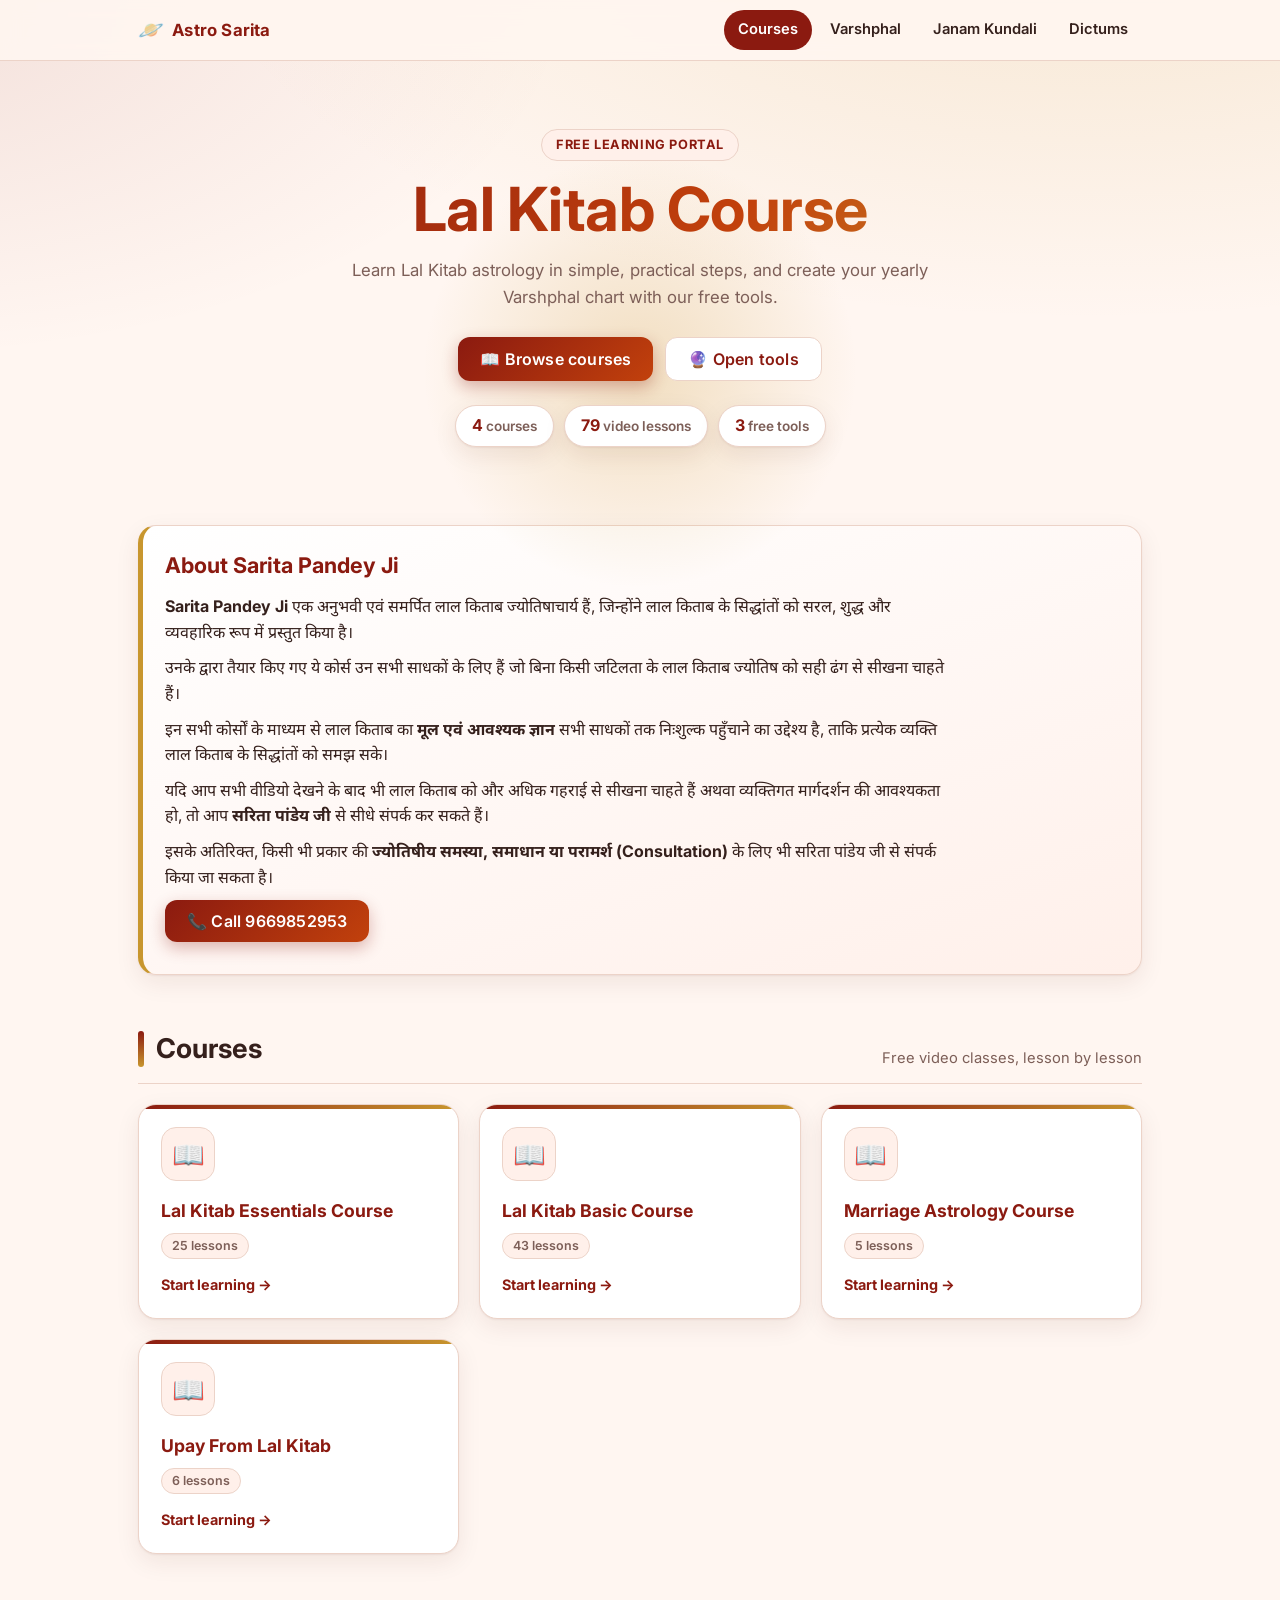
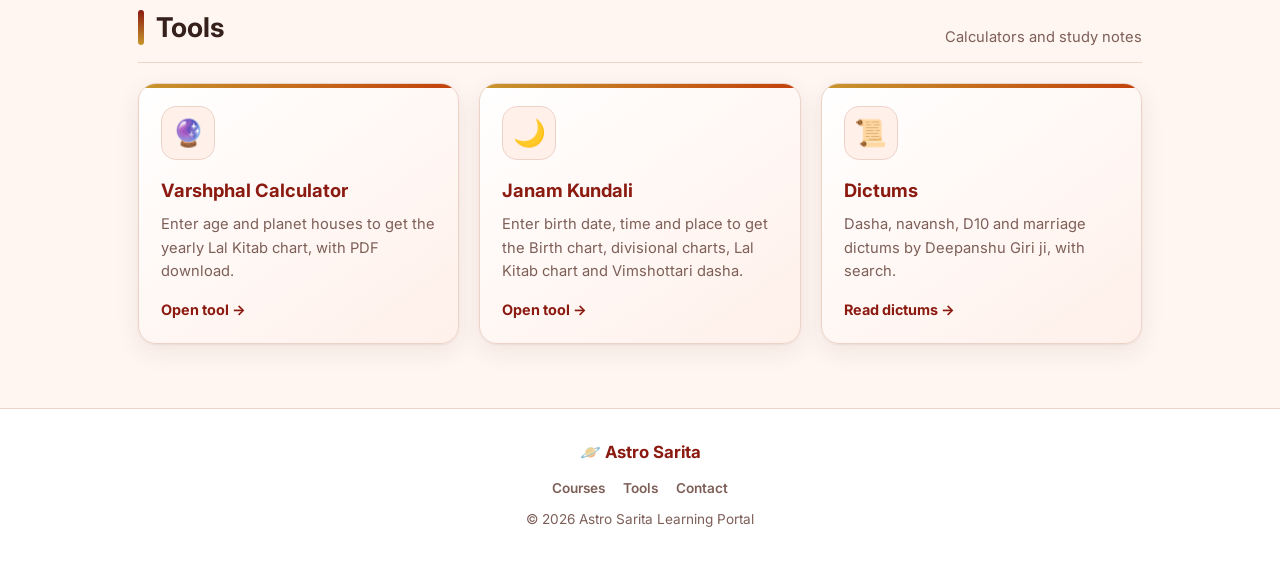
<file: index.html>
<!DOCTYPE html>
<html lang="en"><head><meta charset="utf-8"><meta name="viewport" content="width=device-width,initial-scale=1">
<title>Lal Kitab Course | Astro Sarita</title>
<link rel="preconnect" href="https://fonts.googleapis.com"><link href="https://fonts.googleapis.com/css2?family=Inter:wght@400;600;700&family=Noto+Sans+Devanagari:wght@400;600&display=swap" rel="stylesheet"><link rel="stylesheet" href="nav.css"><link rel="stylesheet" href="style.css">
</head><body>
<header class="nav"><div class="wrap"><a class="brand" href="index.html"><span>🪐</span><b>Astro Sarita</b></a><nav class="links"><a href="index.html" aria-current="page">Courses</a><a href="varshphal.html">Varshphal</a><a href="janam-kundali.html">Janam Kundali</a><a href="dictums.html">Dictums</a></nav></div></header>
<main class="wrap">
  <section class="hero">
    <span class="badge">Free Learning Portal</span>
    <h1>Lal Kitab Course</h1>
    <p>Learn Lal Kitab astrology in simple, practical steps, and create your yearly Varshphal chart with our free tools.</p>
    <div class="hero-cta"><a class="btn" href="#courses">📖 Browse courses</a><a class="btn ghost" href="#tools">🔮 Open tools</a></div>
    <div class="stats" id="stats"><span><b>3</b> free tools</span></div>
  </section>

  <section class="card about">
    <h2>About Sarita Pandey Ji</h2>
    <p><strong>Sarita Pandey Ji</strong> एक अनुभवी एवं समर्पित लाल किताब ज्योतिषाचार्य हैं, जिन्होंने लाल किताब के सिद्धांतों को सरल, शुद्ध और व्यवहारिक रूप में प्रस्तुत किया है।</p>
    <p>उनके द्वारा तैयार किए गए ये कोर्स उन सभी साधकों के लिए हैं जो बिना किसी जटिलता के लाल किताब ज्योतिष को सही ढंग से सीखना चाहते हैं।</p>
    <p>इन सभी कोर्सों के माध्यम से लाल किताब का <strong>मूल एवं आवश्यक ज्ञान</strong> सभी साधकों तक निःशुल्क पहुँचाने का उद्देश्य है, ताकि प्रत्येक व्यक्ति लाल किताब के सिद्धांतों को समझ सके।</p>
    <p>यदि आप सभी वीडियो देखने के बाद भी लाल किताब को और अधिक गहराई से सीखना चाहते हैं अथवा व्यक्तिगत मार्गदर्शन की आवश्यकता हो, तो आप <strong>सरिता पांडेय जी</strong> से सीधे संपर्क कर सकते हैं।</p>
    <p>इसके अतिरिक्त, किसी भी प्रकार की <strong>ज्योतिषीय समस्या, समाधान या परामर्श (Consultation)</strong> के लिए भी सरिता पांडेय जी से संपर्क किया जा सकता है।</p>
    <p><a class="btn" href="tel:+919669852953">📞 Call 9669852953</a></p>
  </section>

  <section id="courses" class="part">
    <div class="sec-head"><h2>Courses</h2><p>Free video classes, lesson by lesson</p></div>
    <div id="sectionGrid" class="grid" aria-live="polite"></div>
    <div id="msg" class="msg" role="status"></div>
  </section>

  <section id="tools" class="part">
    <div class="sec-head"><h2>Tools</h2><p>Calculators and study notes</p></div>
    <div class="grid">
      <a class="card tile tool feature" style="--i:0" href="varshphal.html">
        <span class="ic">🔮</span><h3>Varshphal Calculator</h3>
        <p>Enter age and planet houses to get the yearly Lal Kitab chart, with PDF download.</p><span class="go">Open tool →</span>
      </a>
      <a class="card tile tool feature" style="--i:1" href="janam-kundali.html">
        <span class="ic">🌙</span><h3>Janam Kundali</h3>
        <p>Enter birth date, time and place to get the Birth chart, divisional charts, Lal Kitab chart and Vimshottari dasha.</p><span class="go">Open tool →</span>
      </a>
      <a class="card tile tool feature" style="--i:2" href="dictums.html">
        <span class="ic">📜</span><h3>Dictums</h3>
        <p>Dasha, navansh, D10 and marriage dictums by Deepanshu Giri ji, with search.</p><span class="go">Read dictums →</span>
      </a>
    </div>
  </section>
</main>
<footer>
  <div class="wrap"><b>🪐 Astro Sarita</b><nav class="flinks"><a href="#courses">Courses</a><a href="#tools">Tools</a><a href="tel:+919669852953">Contact</a></nav>
  <p>© 2026 Astro Sarita Learning Portal</p></div>
</footer>
<script src="lessons-data.js"></script>
<script>
const grid=document.getElementById('sectionGrid'),msg=document.getElementById('msg'),stats=document.getElementById('stats');
loadLessons().then(data=>{
  if(!data||!Array.isArray(data.sections)){msg.textContent='lessons.json format error: expected "sections" to be an array.';return}
  let total=0;
  data.sections.forEach((s,i)=>{
    const a=document.createElement('a');a.className='card tile course';a.href='portal.html?sectionIndex='+i;a.style.setProperty('--i',i);
    const n=(s.lessons||[]).length;total+=n;
    a.innerHTML='<span class="ic">📖</span><h3></h3><p></p><span class="go">Start learning →</span>';
    a.querySelector('h3').textContent=(s.title||'').trim();a.querySelector('p').textContent=n+' lessons';
    grid.appendChild(a);
  });
  stats.innerHTML='<span><b>'+data.sections.length+'</b> courses</span><span><b>'+total+'</b> video lessons</span><span><b>3</b> free tools</span>';
}).catch(e=>{msg.textContent='Error loading lessons.json. Open DevTools console for details.';console.error(e)});
</script>
</body></html>
</file>
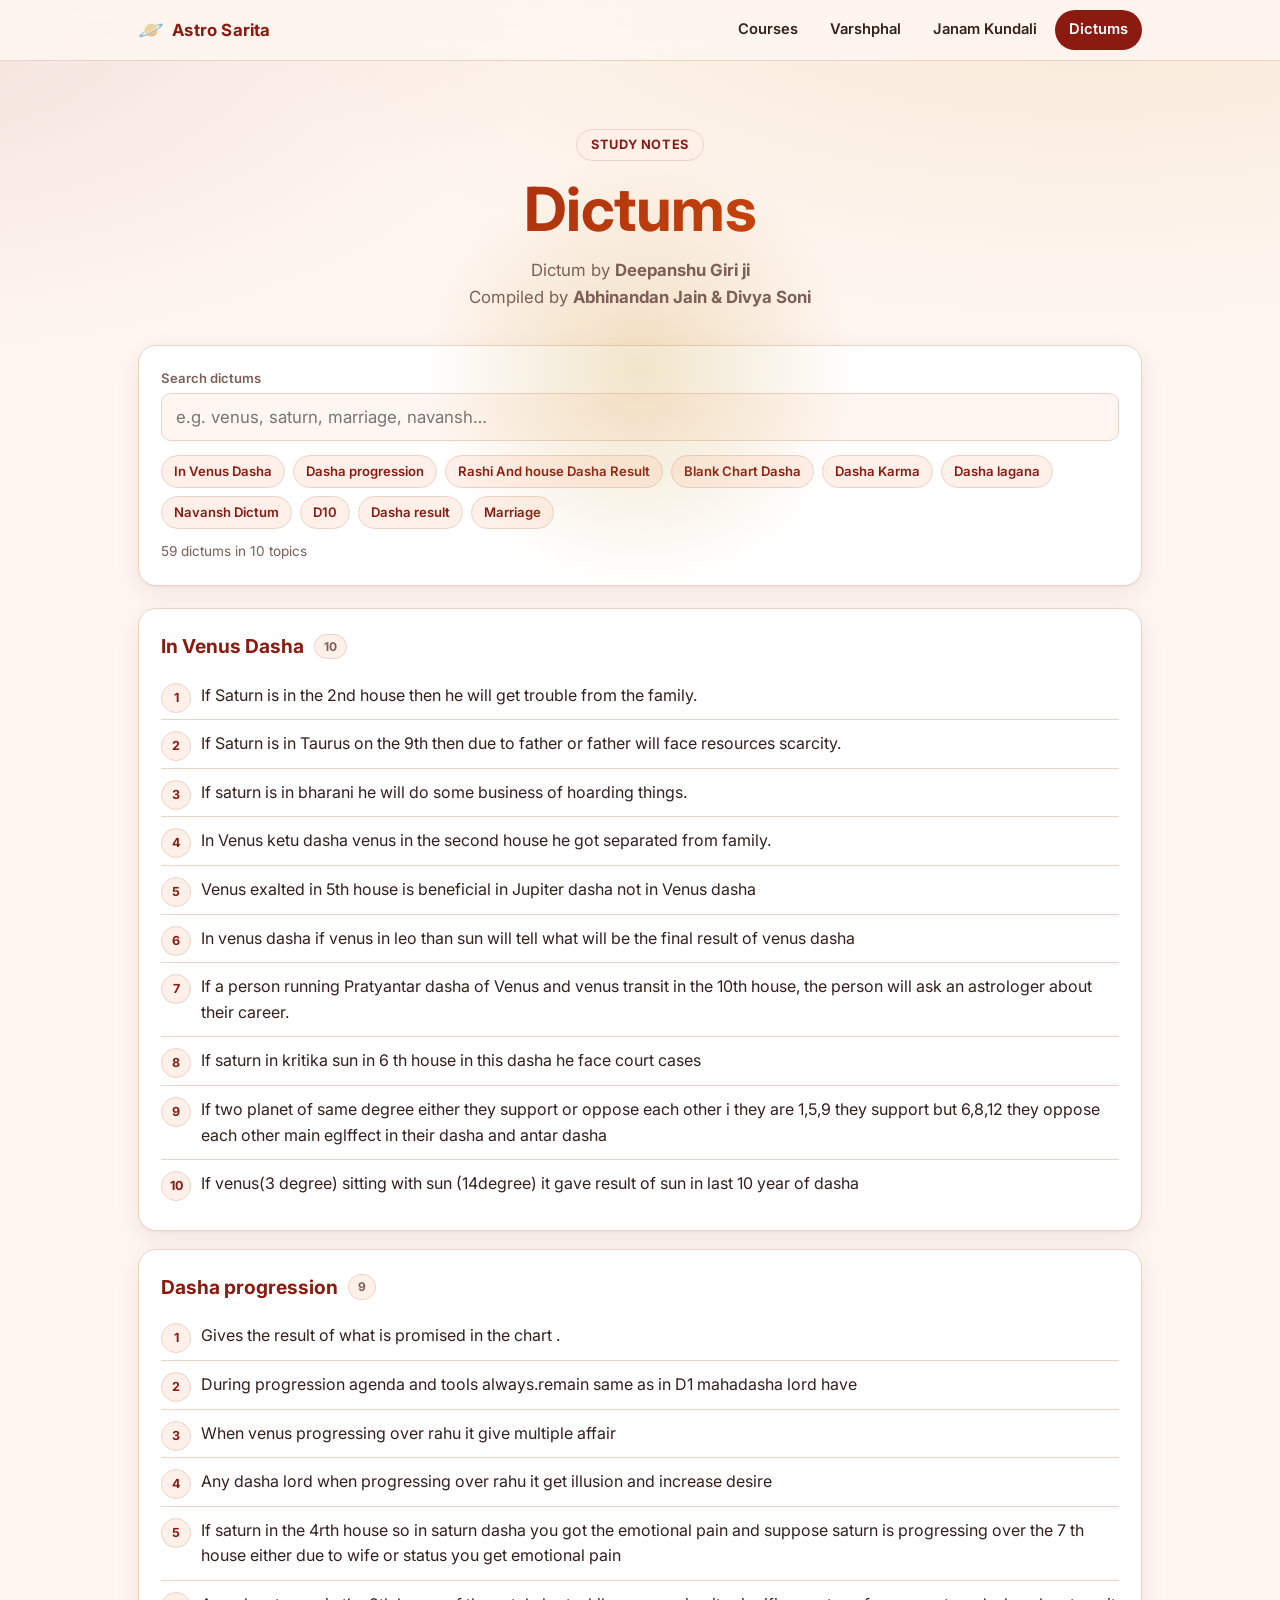
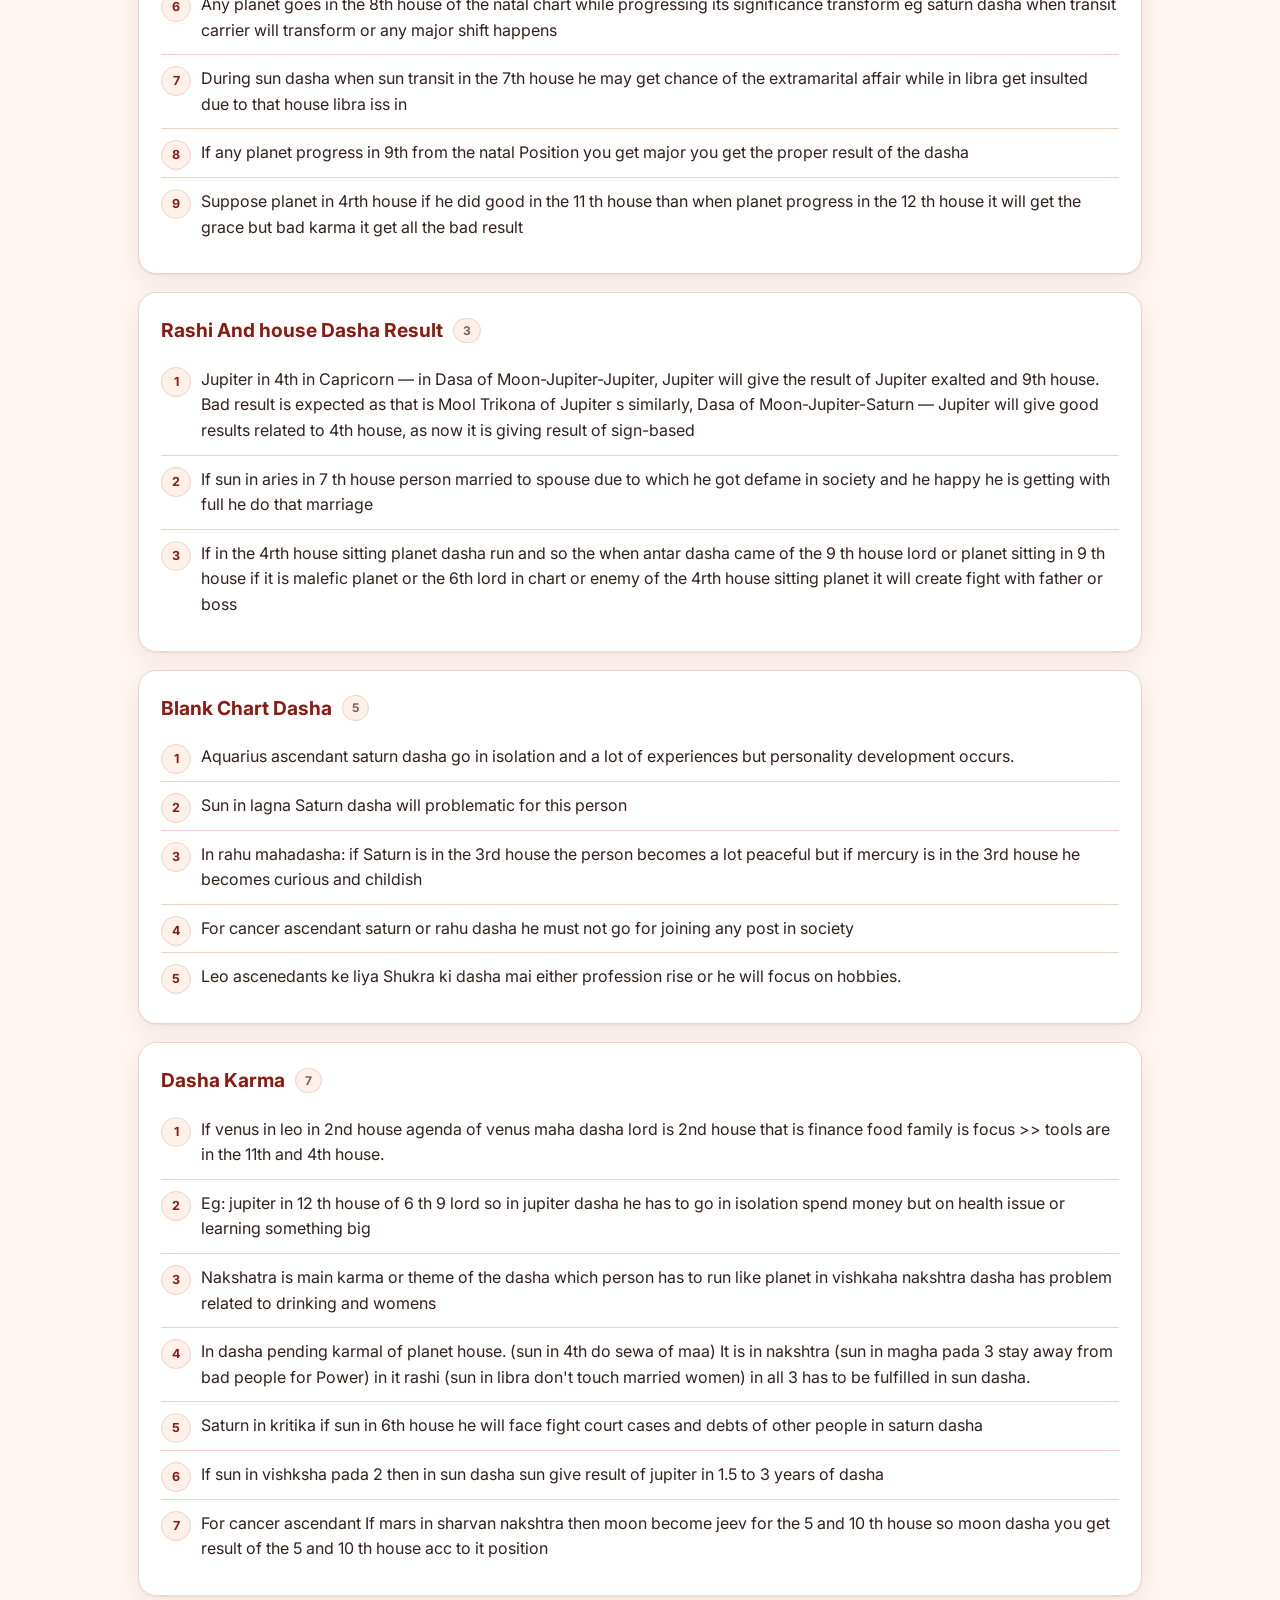
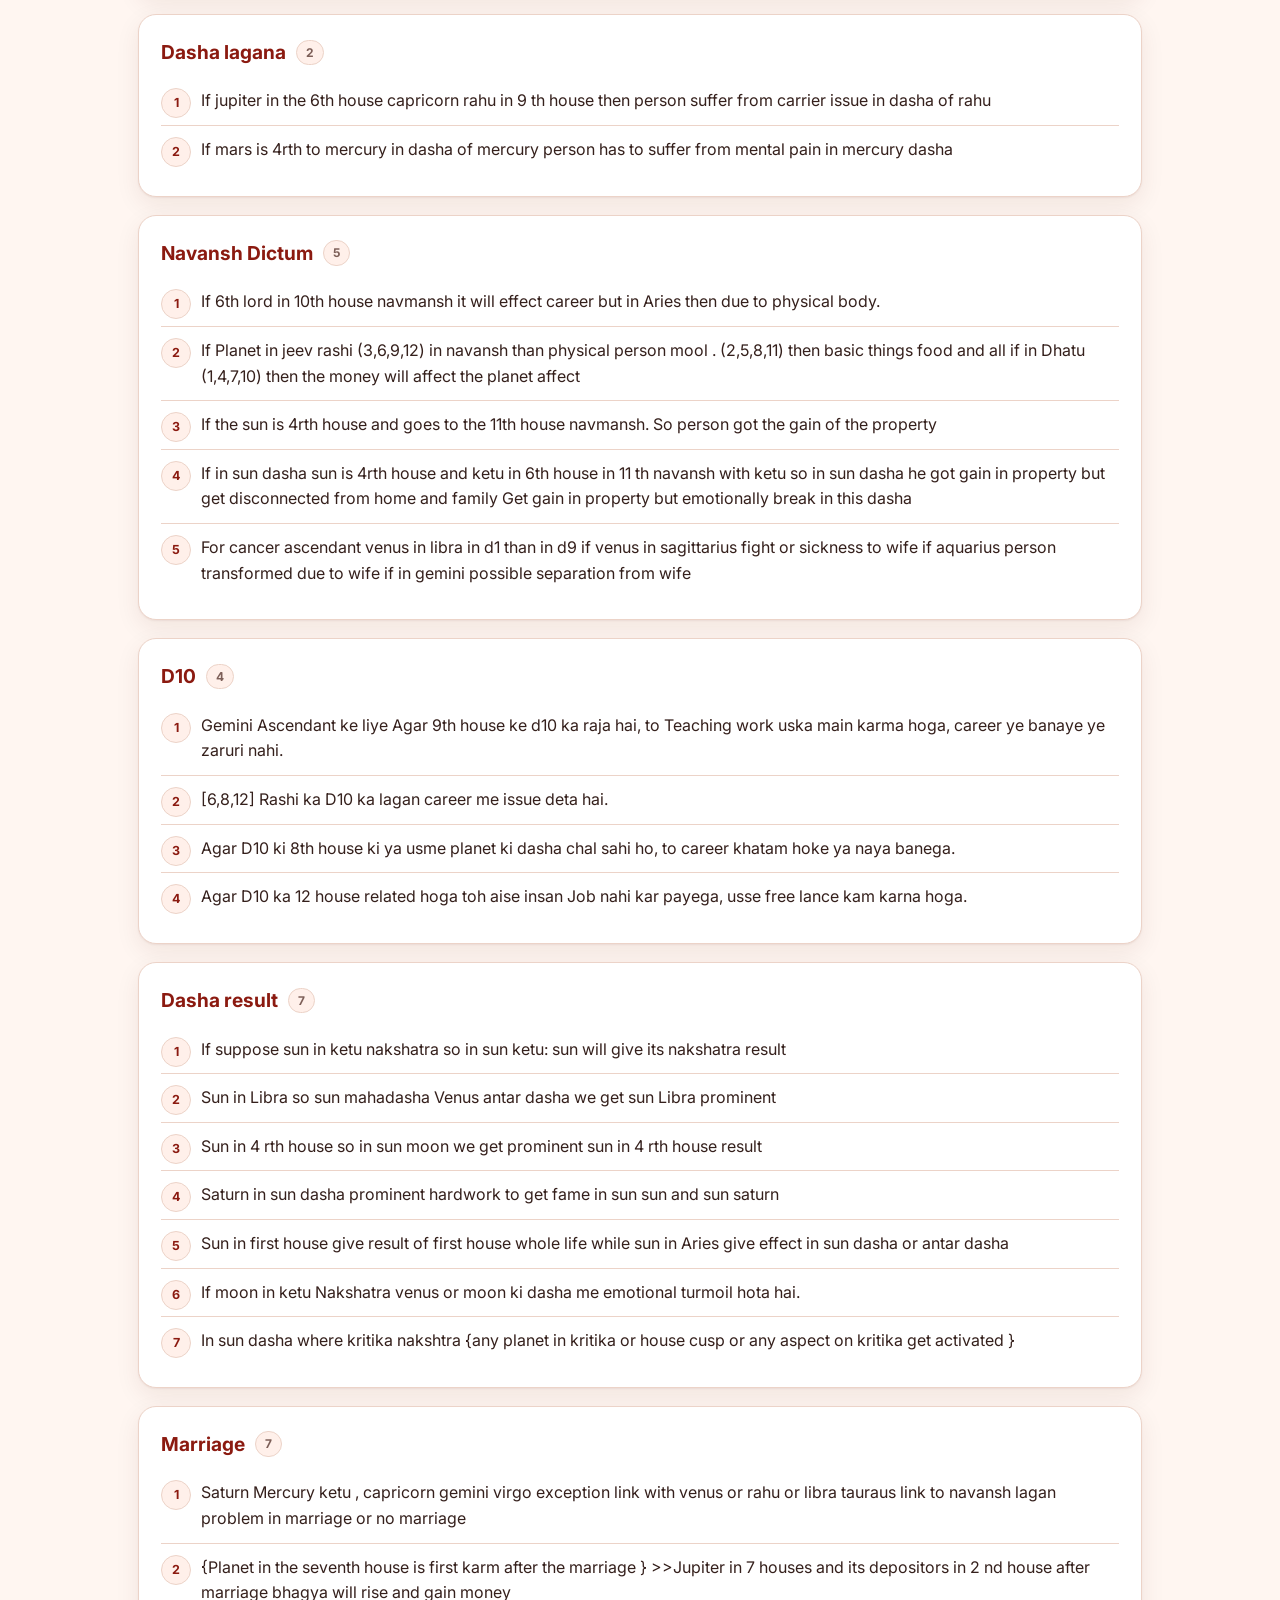
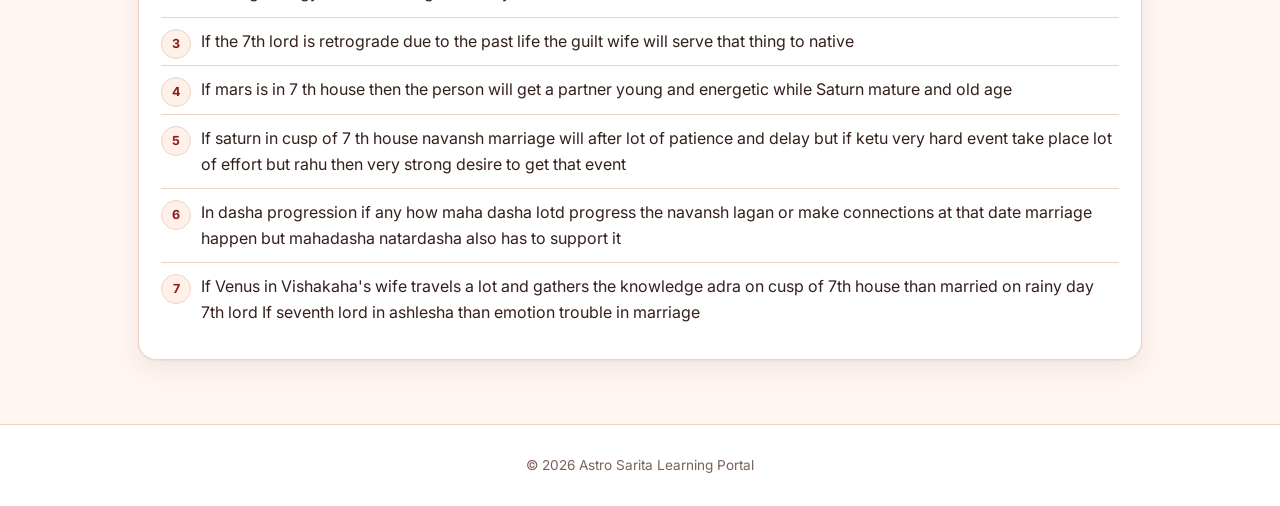
<file: dictums.html>
<!DOCTYPE html>
<html lang="en"><head><meta charset="utf-8"><meta name="viewport" content="width=device-width,initial-scale=1">
<title>Dictums | Astro Sarita</title>
<link rel="preconnect" href="https://fonts.googleapis.com"><link href="https://fonts.googleapis.com/css2?family=Inter:wght@400;600;700&family=Noto+Sans+Devanagari:wght@400;600&display=swap" rel="stylesheet"><link rel="stylesheet" href="nav.css"><link rel="stylesheet" href="style.css">
</head><body>
<header class="nav"><div class="wrap"><a class="brand" href="index.html"><span>🪐</span><b>Astro Sarita</b></a><nav class="links"><a href="index.html">Courses</a><a href="varshphal.html">Varshphal</a><a href="janam-kundali.html">Janam Kundali</a><a href="dictums.html" aria-current="page">Dictums</a></nav></div></header>
<main class="wrap">
  <section class="hero">
    <span class="badge">Study Notes</span>
    <h1>Dictums</h1>
    <p>Dictum by <strong>Deepanshu Giri ji</strong><br>Compiled by <strong>Abhinandan Jain &amp; Divya Soni</strong></p>
  </section>

  <div class="card dsearch">
    <label for="q">Search dictums</label>
    <input id="q" type="search" placeholder="e.g. venus, saturn, marriage, navansh…" autocomplete="off">
    <div class="chips" id="chips" aria-label="Jump to topic"></div>
    <p class="count" id="count" role="status"></p>
  </div>

  <div id="list"></div>
</main>
<footer>© 2026 Astro Sarita Learning Portal</footer>
<script src="dictums-data.js"></script>
<script>
const list=document.getElementById('list'),chips=document.getElementById('chips'),q=document.getElementById('q'),count=document.getElementById('count');
const esc=s=>s.replace(/[&<>"]/g,c=>({'&':'&amp;','<':'&lt;','>':'&gt;','"':'&quot;'}[c]));
const slug=(t,i)=>'s'+i;
DICTUMS.forEach((s,i)=>{const a=document.createElement('a');a.href='#'+slug(s.title,i);a.textContent=s.title;chips.appendChild(a)});
function render(){
  const term=q.value.trim().toLowerCase();let shown=0,total=0;list.innerHTML='';
  DICTUMS.forEach((s,i)=>{
    total+=s.items.length;
    const rows=s.items.map((t,n)=>({t,n})).filter(r=>!term||r.t.toLowerCase().includes(term)||s.title.toLowerCase().includes(term));
    if(!rows.length)return;shown+=rows.length;
    const sec=document.createElement('section');sec.className='card dsec';sec.id=slug(s.title,i);
    const re=term?new RegExp('('+term.replace(/[.*+?^${}()|[\]\\]/g,'\\$&')+')','ig'):null;
    sec.innerHTML='<h2>'+esc(s.title)+' <small>'+rows.length+'</small></h2><ol>'+rows.map(r=>{let h=esc(r.t);if(re)h=h.replace(re,'<mark>$1</mark>');return '<li value="'+(r.n+1)+'">'+h+'</li>'}).join('')+'</ol>';
    list.appendChild(sec);
  });
  count.textContent=term?(shown?shown+' of '+total+' dictums match':'No dictums match "'+q.value+'".'):total+' dictums in '+DICTUMS.length+' topics';
}
q.addEventListener('input',render);render();
</script>
</body></html>
</file>
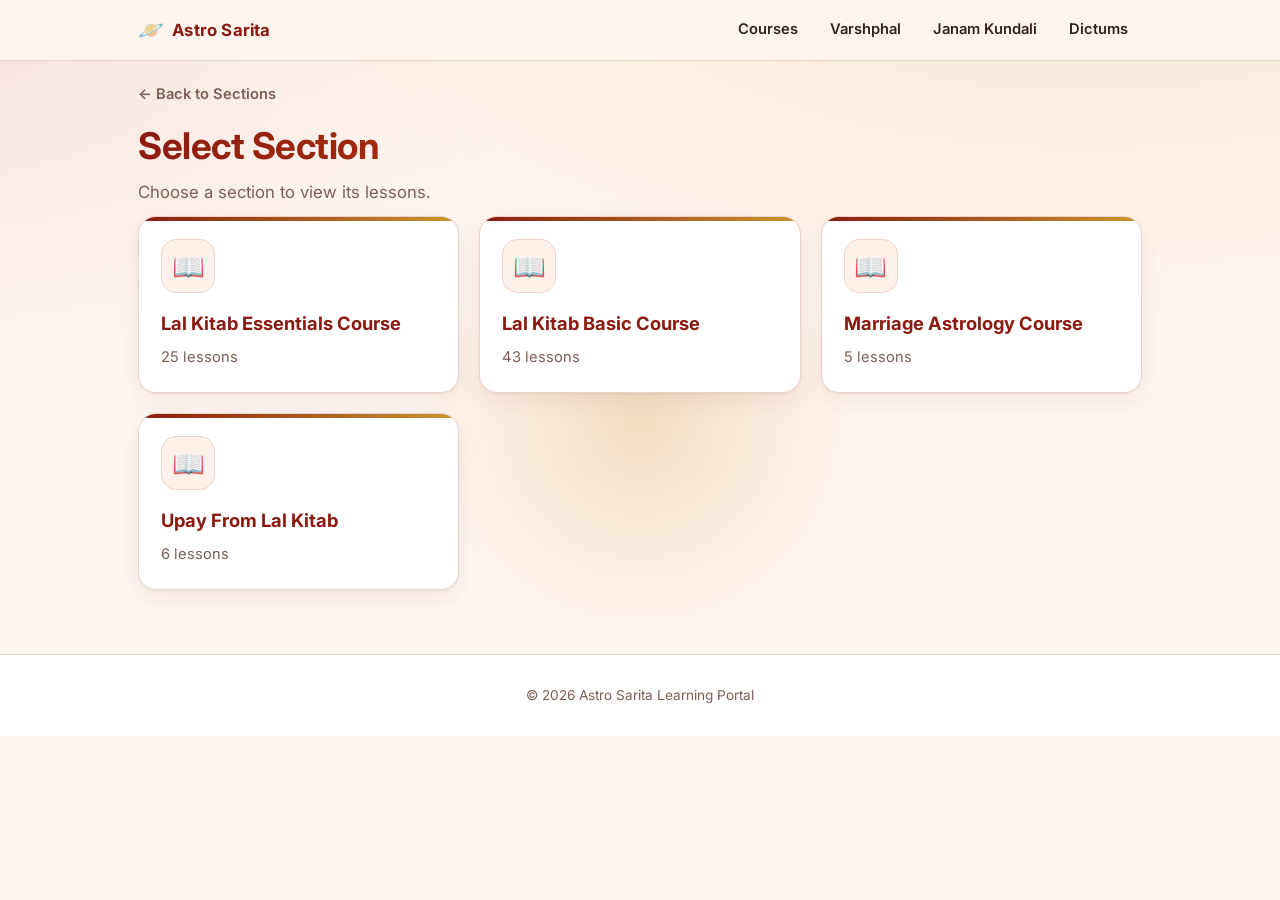
<file: portal.html>
<!DOCTYPE html>
<html lang="en"><head><meta charset="utf-8"><meta name="viewport" content="width=device-width,initial-scale=1">
<title>Course Lessons | Astro Sarita</title>
<link rel="preconnect" href="https://fonts.googleapis.com"><link href="https://fonts.googleapis.com/css2?family=Inter:wght@400;600;700&family=Noto+Sans+Devanagari:wght@400;600&display=swap" rel="stylesheet"><link rel="stylesheet" href="nav.css"><link rel="stylesheet" href="style.css">
</head><body>
<header class="nav"><div class="wrap"><a class="brand" href="index.html"><span>🪐</span><b>Astro Sarita</b></a><nav class="links"><a href="index.html" >Courses</a><a href="varshphal.html" >Varshphal</a><a href="janam-kundali.html">Janam Kundali</a><a href="dictums.html">Dictums</a></nav></div></header>
<main class="wrap">
  <a class="crumb" href="index.html">← Back to Sections</a>
  <section class="hero" style="padding:14px 0 10px;text-align:left">
    <h1 id="sectionTitle" style="font-size:clamp(1.6rem,4vw,2.3rem)">Course Lessons</h1>
    <p id="sectionDesc" style="margin:0"></p>
  </section>

  <section id="videoPlayer" class="card player" aria-live="polite">
    <div class="frame"><iframe id="videoFrame" title="Lesson video" src="" allow="accelerometer;autoplay;encrypted-media;picture-in-picture" allowfullscreen></iframe></div>
    <h2 id="videoTitle"></h2><p id="videoDesc"></p>
    <div class="pnav"><button class="btn ghost" id="prev">← Previous</button><button class="btn" id="next">Next →</button></div>
  </section>

  <div id="contentArea"></div>
  <div id="msg" class="msg" role="status"></div>
</main>
<footer>© 2026 Astro Sarita Learning Portal</footer>
<script src="lessons-data.js"></script>
<script>
const area=document.getElementById('contentArea'),msg=document.getElementById('msg');
const q=new URLSearchParams(location.search);
let lessons=[],cur=-1;

function play(i){
  if(i<0||i>=lessons.length)return;cur=i;const l=lessons[i];
  document.getElementById('videoTitle').textContent=l.title||'';
  document.getElementById('videoDesc').textContent=l.description||('Duration: '+(l.duration||'30:00'));
  document.getElementById('videoFrame').src='https://www.youtube.com/embed/'+encodeURIComponent(l.videoId)+'?autoplay=1';
  const p=document.getElementById('videoPlayer');p.classList.add('active');p.scrollIntoView({behavior:'smooth',block:'start'});
  document.querySelectorAll('.lesson').forEach((el,k)=>el.classList.toggle('on',k===i));
  document.getElementById('prev').disabled=i===0;document.getElementById('next').disabled=i===lessons.length-1;
}
document.getElementById('prev').onclick=()=>play(cur-1);
document.getElementById('next').onclick=()=>play(cur+1);

function sectionList(sections){
  document.getElementById('sectionTitle').textContent='Select Section';
  document.getElementById('sectionDesc').textContent='Choose a section to view its lessons.';
  const g=document.createElement('div');g.className='grid';
  sections.forEach((s,i)=>{const a=document.createElement('a');a.className='card tile';a.href='?sectionIndex='+i;
    a.innerHTML='<span class="ic">📖</span><h3></h3><p></p>';a.querySelector('h3').textContent=s.title;
    a.querySelector('p').textContent=(s.lessons||[]).length+' lessons';g.appendChild(a)});
  area.appendChild(g);
}

loadLessons().then(data=>{
  if(!data||!Array.isArray(data.sections)){msg.textContent='lessons.json format error: expected sections array.';return}
  const S=data.sections;let active=null;
  const idx=q.get('sectionIndex'),sec=q.get('section');
  if(idx!==null){const i=parseInt(idx,10);if(S[i])active=S[i]}
  else if(sec){const n=parseInt(sec,10);active=(!isNaN(n)&&S[n])?S[n]:S.find(s=>(s.title||'').toLowerCase()===sec.toLowerCase())}
  if(!active){sectionList(S);return}
  document.title=(active.title||'Section')+' | Astro Sarita';
  document.getElementById('sectionTitle').textContent=active.title||'Section';
  document.getElementById('sectionDesc').textContent=active.description||((active.lessons||[]).length+' lessons');
  lessons=active.lessons||[];
  const g=document.createElement('div');g.className='lessons';
  lessons.forEach((l,i)=>{const b=document.createElement('button');b.className='lesson';
    b.innerHTML='<span class="n"></span><span><b></b><small></small></span>';
    b.querySelector('.n').textContent=i+1;b.querySelector('b').textContent=l.title||'Untitled';
    b.querySelector('small').textContent=l.description||('⏱ '+(l.duration||'30:00'));
    b.onclick=()=>play(i);g.appendChild(b)});
  area.appendChild(g);
}).catch(e=>{msg.textContent='Error loading lessons.json. Open console for details.';console.error(e)});
</script>
</body></html>
</file>
<file: nav.css>
/* Shared top navigation (used by every page) */
.nav{--nv-bg:#fff6f1;--nv-tx:#35201c;--nv-ac:#8b1a10;--nv-ln:#ecd3c8;--nv-hv:#fff0ea;--nv-on:#fff;
  position:sticky;top:0;z-index:50;background:color-mix(in srgb,var(--nv-bg) 88%,transparent);-webkit-backdrop-filter:blur(10px);backdrop-filter:blur(10px);border-bottom:1px solid var(--nv-ln);font-family:'Inter','Noto Sans Devanagari',system-ui,sans-serif}
@media (prefers-color-scheme:dark){.nav{--nv-bg:#1a1210;--nv-tx:#f6e9e3;--nv-ac:#ff8a65;--nv-ln:#46332d;--nv-hv:#2e211d;--nv-on:#2a120c}}
.nav .wrap{max-width:1040px;margin:0 auto;padding:0 18px;display:flex;align-items:center;justify-content:space-between;gap:12px;height:60px}
.nav .brand{font-weight:700;font-size:1.05rem;color:var(--nv-ac);text-decoration:none;letter-spacing:.2px;display:flex;gap:8px;align-items:center;white-space:nowrap}
.nav .brand span{font-size:1.3rem}
.nav .links{display:flex;gap:4px;overflow-x:auto;scrollbar-width:none}
.nav .links::-webkit-scrollbar{display:none}
.nav .links a{padding:8px 14px;border-radius:999px;text-decoration:none;color:var(--nv-tx);font-weight:600;font-size:.92rem;white-space:nowrap;transition:background .2s,color .2s}
.nav .links a:hover{background:var(--nv-hv)}
.nav .links a[aria-current="page"]{background:var(--nv-ac);color:var(--nv-on)}
.nav a:focus-visible{outline:3px solid var(--nv-ac);outline-offset:2px}
@media (max-width:640px){.nav .links a{padding:7px 10px;font-size:.84rem}.nav .brand b{display:none}}
@media print{.nav{display:none}}
</file>
<file: style.css>
:root{
  --bg:#fff6f1;--surface:#ffffff;--surface-2:#fff0ea;--tx:#35201c;--mut:#7d5f58;
  --ac:#8b1a10;--ac-2:#c2410c;--gold:#c8962e;--ln:#ecd3c8;--ring:rgba(139,26,16,.35);
  --sh:0 1px 2px rgba(80,20,10,.06),0 8px 24px rgba(80,20,10,.08);
  --sh-lg:0 2px 4px rgba(80,20,10,.08),0 18px 40px rgba(80,20,10,.16);
  --r:16px;
}
@media (prefers-color-scheme:dark){:root{
  --bg:#1a1210;--surface:#251a17;--surface-2:#2e211d;--tx:#f6e9e3;--mut:#bfa49b;
  --ac:#ff8a65;--ac-2:#ffb199;--gold:#e5b94d;--ln:#46332d;--ring:rgba(255,138,101,.4);
  --sh:0 1px 2px rgba(0,0,0,.4),0 8px 24px rgba(0,0,0,.3);--sh-lg:0 18px 44px rgba(0,0,0,.55);
}}
*{box-sizing:border-box}
html{scroll-behavior:smooth}
body{margin:0;font-family:'Inter','Noto Sans Devanagari',system-ui,sans-serif;background:var(--bg);color:var(--tx);line-height:1.6;
  background-image:radial-gradient(900px 400px at 85% -80px,rgba(200,150,46,.16),transparent),radial-gradient(700px 360px at -10% 0,rgba(139,26,16,.10),transparent);background-repeat:no-repeat}
a{color:var(--ac)}
:focus-visible{outline:3px solid var(--ring);outline-offset:2px;border-radius:8px}
.wrap{max-width:1040px;margin:0 auto;padding:0 18px}

/* hero */
.hero{text-align:center;padding:54px 0 30px}
.hero h1{font-size:clamp(2rem,5vw,3rem);line-height:1.15;margin:0 0 12px;background:linear-gradient(120deg,var(--ac),var(--ac-2) 60%,var(--gold));-webkit-background-clip:text;background-clip:text;color:transparent}
.hero p{max-width:620px;margin:0 auto;color:var(--mut);font-size:1.05rem}
.badge{display:inline-block;margin-bottom:14px;padding:5px 14px;border-radius:999px;background:var(--surface-2);border:1px solid var(--ln);color:var(--ac);font-size:.8rem;font-weight:700;letter-spacing:.6px;text-transform:uppercase}

/* cards */
h2.title{font-size:1.4rem;margin:38px 0 16px}
.grid{display:grid;grid-template-columns:repeat(auto-fill,minmax(280px,1fr));gap:20px}
.card{background:var(--surface);border:1px solid var(--ln);border-radius:var(--r);padding:22px;box-shadow:var(--sh)}
.tile{display:flex;flex-direction:column;gap:6px;text-align:left;width:100%;font:inherit;color:inherit;cursor:pointer;text-decoration:none;position:relative;overflow:hidden;transition:transform .25s,box-shadow .25s,border-color .25s}
.tile::before{content:"";position:absolute;inset:0 0 auto 0;height:4px;background:linear-gradient(90deg,var(--ac),var(--gold))}
.tile:hover{transform:translateY(-6px);box-shadow:var(--sh-lg);border-color:var(--ac)}
.tile .ic{font-size:1.9rem}
.tile h3{margin:2px 0;font-size:1.15rem;color:var(--ac)}
.tile p{margin:0;color:var(--mut);font-size:.92rem}
.tile .go{margin-top:8px;font-weight:700;font-size:.9rem;color:var(--ac)}
.tile.feature{background:linear-gradient(145deg,var(--surface),var(--surface-2))}

.about{margin-top:44px}
.about h2{margin:0 0 12px;color:var(--ac);font-size:1.35rem}
.about p{margin:0 0 10px;color:var(--tx)}
.btn{display:inline-flex;align-items:center;gap:8px;border:0;cursor:pointer;font:600 1rem 'Inter',sans-serif;padding:11px 22px;border-radius:12px;background:linear-gradient(135deg,var(--ac),var(--ac-2));color:#fff;text-decoration:none;box-shadow:0 6px 16px rgba(139,26,16,.3);transition:transform .2s,box-shadow .2s}
.btn:hover{transform:translateY(-2px);box-shadow:0 10px 22px rgba(139,26,16,.4)}
@media (prefers-color-scheme:dark){.btn{color:#2a120c}}
.btn.ghost{background:var(--surface);color:var(--ac);border:1px solid var(--ln);box-shadow:none}
footer{margin-top:56px;padding:26px 0 40px;text-align:center;color:var(--mut);font-size:.85rem;border-top:1px solid var(--ln)}
.msg{margin-top:16px;padding:10px 14px;border-radius:10px;background:#fde8e8;color:#9b1c1c;font-weight:500}
.msg:empty{display:none}

/* portal */
.crumb{display:inline-flex;margin:22px 0 4px;color:var(--mut);text-decoration:none;font-weight:600;font-size:.92rem}
.crumb:hover{color:var(--ac)}
.player{display:none;margin:18px 0 8px;padding:14px}
.player.active{display:block;animation:rise .35s ease}
.frame{position:relative;aspect-ratio:16/9;border-radius:12px;overflow:hidden;background:#000}
.frame iframe{position:absolute;inset:0;width:100%;height:100%;border:0}
.player h2{margin:14px 4px 2px;font-size:1.15rem}
.player p{margin:0 4px 8px;color:var(--mut)}
.pnav{display:flex;gap:10px;margin:8px 4px 2px}
.lessons{display:grid;grid-template-columns:repeat(auto-fill,minmax(250px,1fr));gap:14px;margin-top:20px}
.lesson{display:flex;gap:12px;align-items:center;text-align:left;font:inherit;color:inherit;cursor:pointer;padding:14px;background:var(--surface);border:1px solid var(--ln);border-radius:14px;box-shadow:var(--sh);transition:transform .2s,box-shadow .2s,border-color .2s}
.lesson:hover{transform:translateY(-3px);box-shadow:var(--sh-lg);border-color:var(--ac)}
.lesson.on{border-color:var(--ac);background:var(--surface-2)}
.lesson .n{flex:none;width:36px;height:36px;border-radius:50%;display:grid;place-items:center;font-weight:700;font-size:.85rem;background:var(--ac);color:#fff}
@media (prefers-color-scheme:dark){.lesson .n{color:#2a120c}}
.lesson b{display:block;font-size:.96rem}
.lesson small{color:var(--mut)}

/* varshphal */
label{display:block;font-weight:600;font-size:.82rem;color:var(--mut);margin-bottom:4px}
select,input{width:100%;padding:10px 12px;font:1rem 'Inter',sans-serif;border:1px solid var(--ln);border-radius:10px;background:var(--bg);color:var(--tx)}
.form{display:grid;grid-template-columns:repeat(auto-fill,minmax(140px,1fr));gap:14px}
.actions{display:flex;gap:10px;flex-wrap:wrap;margin-top:18px}
.charts{display:grid;grid-template-columns:repeat(auto-fit,minmax(290px,1fr));gap:20px}
.charts h3{margin:0 0 10px;text-align:center;color:var(--ac)}
.kundli{width:100%;max-width:380px;display:block;margin:auto}
.kundli .bg{fill:var(--surface)}.kundli .l{stroke:var(--ac);stroke-width:2;fill:none}
.kundli .n{fill:var(--mut);font:600 11px Inter,sans-serif}.kundli .p{fill:var(--ac-2);font:700 15px Inter,sans-serif}
.kundli .p.moved{fill:var(--gold)}
table{width:100%;border-collapse:collapse;font-size:.95rem}
th,td{padding:10px 8px;text-align:left;border-bottom:1px solid var(--ln)}
th{color:var(--mut);font-size:.78rem;text-transform:uppercase;letter-spacing:.6px}
td b{color:var(--ac)}
.warn{padding:12px 14px;border-radius:12px;background:#fff3cd;color:#664d03;font-size:.9rem;margin-bottom:16px}
@keyframes rise{from{opacity:0;transform:translateY(12px)}to{opacity:1;transform:none}}
@media print{footer,.actions{display:none}}
@media (prefers-reduced-motion:reduce){*{animation:none!important;transition:none!important}}

::selection{background:var(--gold);color:#fff}
body{-webkit-font-smoothing:antialiased;text-rendering:optimizeLegibility}
.card{transition:box-shadow .25s,border-color .25s}
select:hover,input:hover{border-color:var(--mut)}
select:focus-visible,input:focus-visible{border-color:var(--ac)}
.lesson:active,.tile:active,.btn:active{transform:translateY(0)}
.btn:disabled{opacity:.45;cursor:not-allowed;transform:none;box-shadow:none}

/* dictums */
.dsearch{margin-bottom:22px}
.chips{display:flex;flex-wrap:wrap;gap:8px;margin-top:14px}
.chips a{padding:5px 12px;border-radius:999px;border:1px solid var(--ln);background:var(--surface-2);color:var(--ac);font-size:.82rem;font-weight:600;text-decoration:none;transition:background .2s,border-color .2s}
.chips a:hover{border-color:var(--ac)}
.count{margin:12px 0 0;color:var(--mut);font-size:.85rem}
.dsec{margin-bottom:18px;scroll-margin-top:76px}
.dsec h2{margin:0 0 10px;font-size:1.2rem;color:var(--ac);display:flex;align-items:center;gap:10px}
.dsec h2 small{font-size:.75rem;padding:2px 9px;border-radius:999px;background:var(--surface-2);border:1px solid var(--ln);color:var(--mut)}
.dsec ol{margin:0;padding-left:0;list-style:none}
.dsec li{position:relative;padding:11px 0 11px 40px;border-top:1px solid var(--ln)}
.dsec li:first-child{border-top:0}
.dsec li::before{content:attr(value);position:absolute;left:0;top:11px;width:28px;height:28px;border-radius:50%;display:grid;place-items:center;font-size:.78rem;font-weight:700;background:var(--surface-2);border:1px solid var(--ln);color:var(--ac)}
mark{background:color-mix(in srgb,var(--gold) 45%,transparent);color:inherit;border-radius:3px;padding:0 2px}

/* ===== v3 refresh: richer hero, sectioned home, polish ===== */
:root{--grad:linear-gradient(135deg,var(--ac),var(--ac-2))}
.card{border-radius:18px}
.hero{position:relative;padding:68px 0 34px;isolation:isolate}
.hero::before{content:"";position:absolute;left:50%;top:0;translate:-50% 0;width:min(620px,95vw);aspect-ratio:1;border-radius:50%;background:radial-gradient(closest-side,rgba(200,150,46,.25),transparent 70%);z-index:-1}
.hero h1{font-size:clamp(2.3rem,6.5vw,3.8rem);letter-spacing:-.5px}
.hero-cta{display:flex;gap:12px;justify-content:center;flex-wrap:wrap;margin-top:26px}
.stats{display:flex;gap:10px;justify-content:center;flex-wrap:wrap;margin-top:24px}
.stats span{padding:7px 16px;border-radius:999px;background:var(--surface);border:1px solid var(--ln);font-size:.85rem;font-weight:600;color:var(--mut);box-shadow:var(--sh)}
.stats b{color:var(--ac);font-size:1rem}
.part{scroll-margin-top:76px}
.sec-head{display:flex;align-items:flex-end;justify-content:space-between;gap:6px 14px;flex-wrap:wrap;margin:52px 0 20px;padding-bottom:12px;border-bottom:1px solid var(--ln)}
.sec-head h2{margin:0;font-size:1.7rem;display:flex;gap:12px;align-items:center}
.sec-head h2::before{content:"";width:6px;height:1.3em;border-radius:3px;background:linear-gradient(var(--ac),var(--gold))}
.sec-head p{margin:0;color:var(--mut);font-size:.92rem}
.tile{animation:rise .55s backwards;animation-delay:calc(var(--i,0)*70ms)}
.tile .ic{width:54px;height:54px;border-radius:15px;display:grid;place-items:center;font-size:1.65rem;background:var(--surface-2);border:1px solid var(--ln);margin-bottom:8px;transition:transform .3s,background .3s}
.tile:hover .ic{transform:rotate(-6deg) scale(1.08);background:linear-gradient(135deg,rgba(200,150,46,.35),rgba(194,65,12,.25))}
.tile .go{transition:transform .2s}
.tile:hover .go{transform:translateX(5px)}
.tile.tool::before{background:linear-gradient(90deg,var(--gold),var(--ac-2))}
.tile.course h3{font-size:1.1rem}
.tile.course p{display:inline-block;align-self:flex-start;padding:2px 10px;border-radius:999px;background:var(--surface-2);border:1px solid var(--ln);font-size:.78rem;font-weight:600}
.about{border-left:5px solid var(--gold);background:linear-gradient(160deg,var(--surface),var(--surface-2))}
.about p{max-width:78ch}
.btn{letter-spacing:.2px}
.btn.ghost:hover{border-color:var(--ac);box-shadow:var(--sh)}
footer{background:var(--surface);border-top:1px solid var(--ln);margin-top:64px;padding:30px 0}
footer b{color:var(--ac);font-size:1.05rem}
footer p{margin:10px 0 0}
.flinks{display:flex;gap:18px;justify-content:center;margin-top:12px}
.flinks a{color:var(--mut);text-decoration:none;font-weight:600}
.flinks a:hover{color:var(--ac)}
/* inputs */
select{appearance:none;-webkit-appearance:none;padding-right:34px;background-image:url("data:image/svg+xml,%3Csvg xmlns='http://www.w3.org/2000/svg' width='14' height='9' viewBox='0 0 14 9'%3E%3Cpath d='M1 1l6 6 6-6' fill='none' stroke='%239a7b72' stroke-width='2' stroke-linecap='round'/%3E%3C/svg%3E");background-repeat:no-repeat;background-position:right 12px center}
input:focus,select:focus{border-color:var(--ac);box-shadow:0 0 0 3px var(--ring);outline:none}
/* lessons, tables, player */
.lesson .n{background:var(--grad)}
.lesson.on{box-shadow:0 0 0 2px var(--ac),var(--sh-lg)}
.player{box-shadow:var(--sh-lg);border-radius:20px}
.frame{box-shadow:0 10px 30px rgba(0,0,0,.25)}
tr:hover td{background:var(--surface-2)}
.kundli{filter:drop-shadow(0 6px 14px rgba(80,20,10,.12))}
.dsec{transition:box-shadow .25s}
.dsec:hover{box-shadow:var(--sh-lg)}
.dsec li:hover::before{background:var(--grad);color:#fff;border-color:transparent}
.dsearch input{font-size:1.05rem;padding:13px 14px}
/* scrollbar + small screens */
html{scrollbar-color:var(--ac) var(--bg)}
@media (max-width:560px){.hero{padding-top:44px}.sec-head h2{font-size:1.4rem}.grid{gap:14px}.card{padding:18px}}
</file>
